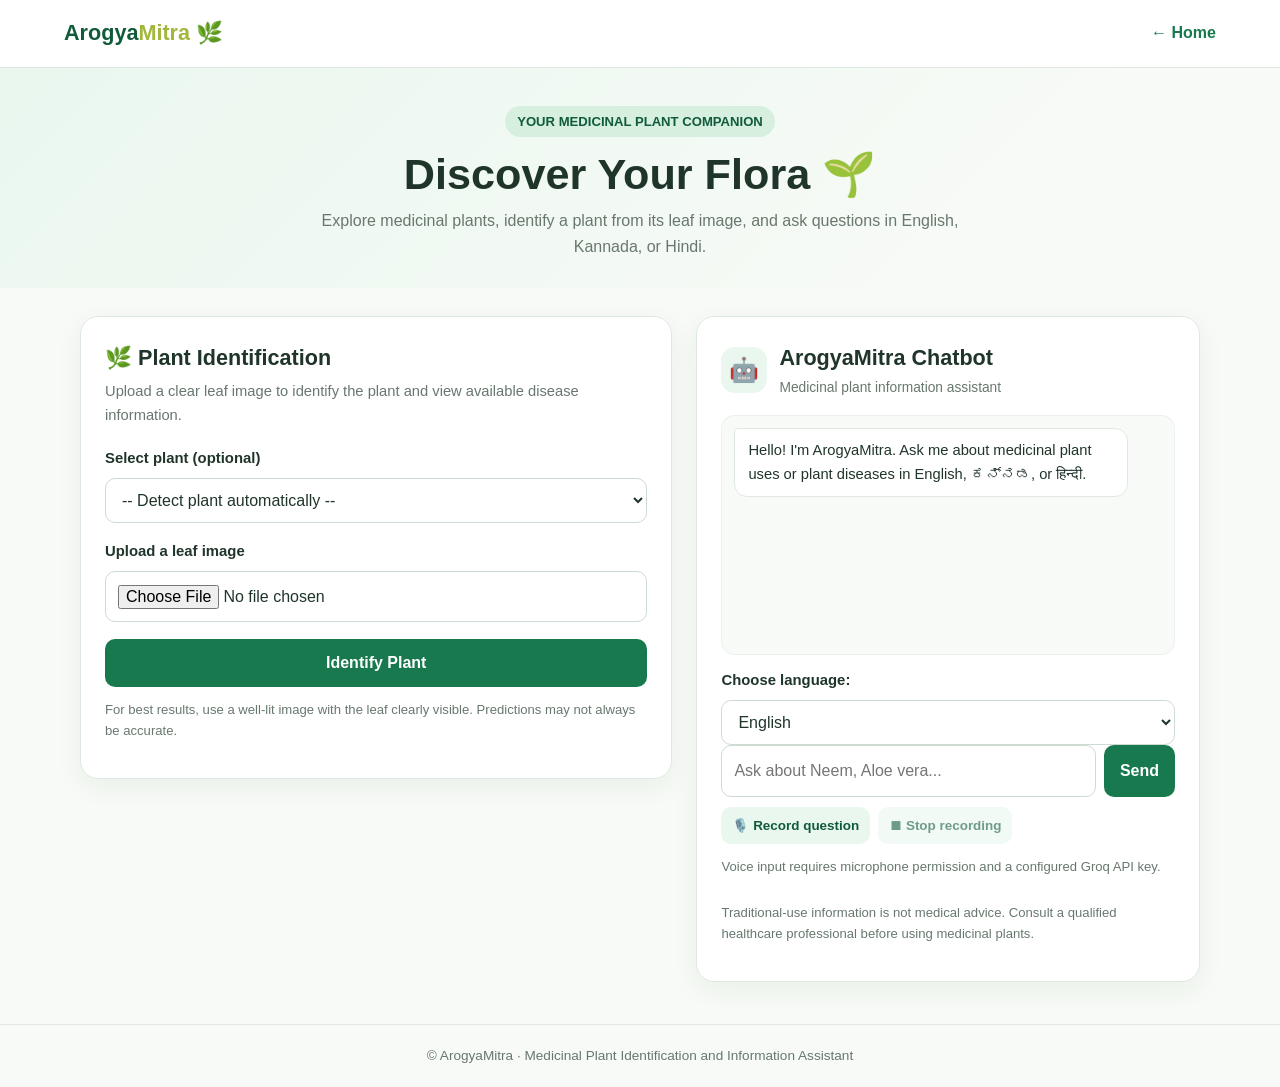
<file: templates/index.html>
<!DOCTYPE html>
<html lang="en">
<head>
    <meta charset="UTF-8">
    <meta name="viewport" content="width=device-width, initial-scale=1.0">
    <title>ArogyaMitra | Medicinal Plant Assistant</title>


    <style>
        :root {
            --green: #18794e;
            --green-dark: #105b3a;
            --green-light: #e9f7ef;
            --cream: #f7faf6;
            --text: #20352a;
            --muted: #68786e;
            --border: #dfe9e1;
            --white: #ffffff;
            --danger: #b42318;
        }

        * { box-sizing: border-box; }

        body {
            margin: 0;
            font-family: -apple-system, BlinkMacSystemFont, "Segoe UI",
                         Roboto, Arial, sans-serif;
            color: var(--text);
            background: var(--cream);
            line-height: 1.6;
        }

        button, input, select, textarea { font: inherit; }

        button {
            cursor: pointer;
            border: 0;
            border-radius: 10px;
            padding: 11px 16px;
            font-weight: 600;
            transition: background .2s, transform .2s;
        }

        button:hover { transform: translateY(-1px); }
        button:disabled { opacity: .6; cursor: wait; transform: none; }

        .topbar {
            background: var(--white);
            border-bottom: 1px solid var(--border);
            padding: 16px 5%;
            display: flex;
            align-items: center;
            justify-content: space-between;
            gap: 16px;
        }

        .brand {
            color: var(--green-dark);
            font-size: 1.35rem;
            font-weight: 800;
            text-decoration: none;
        }

        .brand span { color: #a1b83d; }

        .top-link {
            text-decoration: none;
            color: var(--green);
            font-weight: 650;
        }

        .hero {
            padding: 38px 20px 28px;
            text-align: center;
            background: linear-gradient(135deg, #e9f7ef, #f7faf6 75%);
        }

        .eyebrow {
            display: inline-block;
            padding: 5px 12px;
            background: #d6efdf;
            color: var(--green-dark);
            border-radius: 30px;
            font-size: .82rem;
            font-weight: 700;
        }

        .hero h1 {
            margin: 12px 0 8px;
            font-size: clamp(1.8rem, 4vw, 2.7rem);
            line-height: 1.2;
        }

        .hero p {
            max-width: 650px;
            margin: 0 auto;
            color: var(--muted);
        }

        .layout {
            width: min(1120px, 92%);
            margin: 28px auto 42px;
            display: grid;
            grid-template-columns: minmax(0, 1fr) minmax(300px, .85fr);
            gap: 24px;
            align-items: start;
        }

        .card {
            background: var(--white);
            border: 1px solid var(--border);
            border-radius: 18px;
            padding: 24px;
            box-shadow: 0 8px 28px rgba(27, 70, 43, .055);
            min-width: 0;
        }

        .card h2 {
            margin: 0 0 5px;
            font-size: 1.35rem;
        }

        .subtext {
            color: var(--muted);
            font-size: .92rem;
            margin: 0 0 20px;
        }

        .field { margin-bottom: 17px; }

        label {
            display: block;
            margin-bottom: 7px;
            font-weight: 650;
            font-size: .93rem;
        }

        select, input[type="file"], input[type="text"], textarea {
            width: 100%;
            border: 1px solid #cedbd1;
            border-radius: 10px;
            padding: 12px;
            background: white;
            color: var(--text);
        }

        input:focus, select:focus, textarea:focus {
            outline: 3px solid rgba(24, 121, 78, .13);
            border-color: var(--green);
        }

        .primary {
            background: var(--green);
            color: white;
        }

        .primary:hover { background: var(--green-dark); }

        .secondary {
            background: var(--green-light);
            color: var(--green-dark);
        }

        .full { width: 100%; }

        .preview-wrap {
            display: none;
            margin: 14px 0;
            padding: 10px;
            background: #f7faf6;
            border: 1px dashed var(--border);
            border-radius: 12px;
        }

        #imagePreview {
            display: block;
            width: 100%;
            max-height: 260px;
            object-fit: contain;
            border-radius: 8px;
        }

        .status {
            display: none;
            margin-top: 15px;
            padding: 12px 14px;
            border-radius: 10px;
            font-size: .92rem;
            overflow-wrap: anywhere;
        }

        .status.info { display: block; background: #edf5ff; color: #214e80; }
        .status.success { display: block; background: #e9f7ef; color: #155b37; }
        .status.error { display: block; background: #fff0ef; color: var(--danger); }

        .results {
            display: none;
            margin-top: 20px;
            border-top: 1px solid var(--border);
            padding-top: 18px;
        }

        .results h3 { margin: 0 0 12px; color: var(--green-dark); }

        .result-item {
            padding: 12px 0;
            border-bottom: 1px solid #edf1ed;
            overflow-wrap: anywhere;
        }

        .result-item:last-child { border-bottom: 0; }
        .result-label { color: var(--muted); font-size: .84rem; }
        .result-value { font-weight: 600; white-space: pre-wrap; }

        .chat-card {
            display: flex;
            flex-direction: column;
            min-height: 470px;
        }

        .chat-heading {
            display: flex;
            align-items: center;
            gap: 12px;
            margin-bottom: 16px;
        }

        .bot-icon {
            display: grid;
            place-items: center;
            width: 46px;
            height: 46px;
            flex: 0 0 46px;
            background: var(--green-light);
            border-radius: 14px;
            font-size: 1.5rem;
        }

        .chat-heading h2 { margin: 0; }
        .chat-heading p { margin: 2px 0 0; color: var(--muted); font-size: .86rem; }

        .chat-messages {
            flex: 1;
            min-height: 240px;
            max-height: 430px;
            overflow-y: auto;
            padding: 12px;
            background: #f7faf6;
            border: 1px solid #edf1ed;
            border-radius: 13px;
            margin-bottom: 14px;
        }

        .message {
            max-width: 92%;
            padding: 10px 13px;
            margin-bottom: 10px;
            border-radius: 13px;
            white-space: pre-wrap;
            overflow-wrap: anywhere;
            font-size: .92rem;
        }

        .message.bot {
            background: white;
            border: 1px solid var(--border);
            border-top-left-radius: 4px;
        }

        .message.user {
            margin-left: auto;
            background: var(--green);
            color: white;
            border-top-right-radius: 4px;
        }

        .chat-form {
            display: flex;
            gap: 8px;
            align-items: stretch;
        }

        .chat-form input { min-width: 0; flex: 1; }
        .chat-form button { flex-shrink: 0; }

        .chat-tools {
            display: flex;
            gap: 8px;
            flex-wrap: wrap;
            margin-top: 10px;
        }

        .chat-tools button { font-size: .84rem; padding: 8px 11px; }

        .hint {
            color: var(--muted);
            font-size: .82rem;
            margin-top: 12px;
        }

        footer {
            text-align: center;
            color: var(--muted);
            padding: 20px;
            border-top: 1px solid var(--border);
            font-size: .85rem;
        }

        @media (max-width: 780px) {
            .layout { grid-template-columns: 1fr; width: min(560px, 92%); }
            .card { padding: 19px; }
            .chat-card { min-height: 420px; }
            .hero { padding-top: 30px; }
        }

        @media (max-width: 420px) {
            .topbar { padding: 13px 4%; }
            .brand { font-size: 1.1rem; }
            .chat-form { flex-wrap: wrap; }
            .chat-form input { flex-basis: 100%; }
            .chat-form button { flex: 1; }
        }
    </style>
</head>

<body>
    <header class="topbar">
        <a class="brand" href="/">Arogya<span>Mitra</span> 🌿</a>
        <a class="top-link" href="/">← Home</a>
    </header>

    <section class="hero">
        <span class="eyebrow">YOUR MEDICINAL PLANT COMPANION</span>
        <h1>Discover Your Flora 🌱</h1>
        <p>Explore medicinal plants, identify a plant from its leaf image, and ask questions in English, Kannada, or Hindi.</p>
    </section>

    <main class="layout">
        <section class="card">
            <h2>🌿 Plant Identification</h2>
            <p class="subtext">Upload a clear leaf image to identify the plant and view available disease information.</p>

            <form id="predictionForm">
                <div class="field">
                    <label for="plant">Select plant (optional)</label>
                    <select id="plant" name="plant">
                        <option value="">-- Detect plant automatically --</option>
                        <option value="Aloevera">Aloevera</option>
                        <option value="Basale">Basale</option>
                        <option value="Betel">Betel</option>
                        <option value="Castor">Castor</option>
                        <option value="Gauva">Guava</option>
                        <option value="Jasmine">Jasmine</option>
                        <option value="Lemon">Lemon</option>
                        <option value="Mango">Mango</option>
                        <option value="Neem">Neem</option>
                        <option value="Pappaya">Papaya</option>
                        <option value="Rose">Rose</option>
                    </select>
                </div>

                <div class="field">
                    <label for="image">Upload a leaf image</label>
                    <input id="image" name="image" type="file" accept="image/*" capture="environment" required>
                </div>

                <div class="preview-wrap" id="previewWrap">
                    <img id="imagePreview" alt="Selected leaf image preview">
                </div>

                <button class="primary full" id="predictButton" type="submit">Identify Plant</button>
            </form>

            <div id="predictionStatus" class="status" role="status" aria-live="polite"></div>

            <section id="results" class="results" aria-live="polite">
                <h3>🌱 Identification Results</h3>
                <div id="resultItems"></div>
            </section>

            <p class="hint">For best results, use a well-lit image with the leaf clearly visible. Predictions may not always be accurate.</p>
        </section>

        <section class="card chat-card">
            <div class="chat-heading">
                <div class="bot-icon">🤖</div>
                <div>
                    <h2>ArogyaMitra Chatbot</h2>
                    <p>Medicinal plant information assistant</p>
                </div>
            </div>

            <div class="chat-messages" id="chatMessages" role="log" aria-live="polite">
                <div class="message bot">Hello! I'm ArogyaMitra. Ask me about medicinal plant uses or plant diseases in English, ಕನ್ನಡ, or हिन्दी.</div>
            </div>


<div class="chat-language">
    <label for="chatLanguage">Choose language:</label>
    <select id="chatLanguage" aria-label="Choose chatbot language">
        <option value="en-IN">English</option>
        <option value="kn-IN">ಕನ್ನಡ (Kannada)</option>
        <option value="hi-IN">हिन्दी (Hindi)</option>
    </select>
</div>

<form id="chatForm" class="chat-form">
    <input id="chatInput" type="text"
           placeholder="Ask about Neem, Aloe vera..."
           autocomplete="off" required
           aria-label="Your question">
    <button class="primary" id="sendButton" type="submit">
        Send
    </button>
</form>



            <div class="chat-tools">
                <button type="button" class="secondary" id="recordButton">🎙️ Record question</button>
                <button type="button" class="secondary" id="stopButton" disabled>⏹ Stop recording</button>
            </div>

            <p class="hint" id="voiceStatus" role="status" aria-live="polite">Voice input requires microphone permission and a configured Groq API key.</p>
            <p class="hint">Traditional-use information is not medical advice. Consult a qualified healthcare professional before using medicinal plants.</p>
        </section>
    </main>

    <footer>© ArogyaMitra · Medicinal Plant Identification and Information Assistant</footer>

    <script>
        const predictionForm = document.getElementById("predictionForm");
        const imageInput = document.getElementById("image");
        const previewWrap = document.getElementById("previewWrap");
        const imagePreview = document.getElementById("imagePreview");
        const predictionStatus = document.getElementById("predictionStatus");
        const results = document.getElementById("results");
        const resultItems = document.getElementById("resultItems");
        const predictButton = document.getElementById("predictButton");

        function showStatus(element, message, type) {
            element.textContent = message;
            element.className = "status " + type;
        }

        imageInput.addEventListener("change", () => {
            const file = imageInput.files[0];

            if (!file) {
                previewWrap.style.display = "none";
                imagePreview.removeAttribute("src");
                return;
            }

            if (!file.type.startsWith("image/")) {
                imageInput.value = "";
                previewWrap.style.display = "none";
                showStatus(predictionStatus, "Please choose a valid image file.", "error");
                return;
            }

            imagePreview.src = URL.createObjectURL(file);
            previewWrap.style.display = "block";
            predictionStatus.className = "status";
            results.style.display = "none";
        });

        function addResult(label, value) {
            if (value === undefined || value === null || value === "") return;

            const item = document.createElement("div");
            item.className = "result-item";

            const title = document.createElement("div");
            title.className = "result-label";
            title.textContent = label;

            const content = document.createElement("div");
            content.className = "result-value";
            content.textContent = String(value);

            item.append(title, content);
            resultItems.appendChild(item);
        }

        predictionForm.addEventListener("submit", async (event) => {
            event.preventDefault();

            const file = imageInput.files[0];
            if (!file) {
                showStatus(predictionStatus, "Please select a leaf image first.", "error");
                return;
            }

            const formData = new FormData();
            formData.append("image", file);
            formData.append("plant", document.getElementById("plant").value);

            predictButton.disabled = true;
            predictButton.textContent = "Identifying...";
            results.style.display = "none";
            showStatus(predictionStatus, "Analyzing your image. Please wait...", "info");

            try {
                const response = await fetch("/predict", {
                    method: "POST",
                    body: formData
                });

                const data = await response.json();

                if (!response.ok) {
                    throw new Error(data.error || "Plant prediction failed.");
                }

                resultItems.replaceChildren();
                addResult("Selected / identified plant", data.plant);
                addResult("Model-detected plant", data.detected_plant);
                addResult("Plant confidence", data.plant_confidence);
                addResult("Traditional uses", data.uses);
                addResult("Disease status", data.disease_status);
                addResult("Disease detected", data.disease);
                addResult("Disease confidence", data.disease_confidence);
                addResult("Disease details", data.disease_details);
                addResult("Suggested care", data.disease_solution);

                results.style.display = "block";
                showStatus(predictionStatus, "Analysis complete.", "success");
            } catch (error) {
                showStatus(predictionStatus, error.message || "Unable to analyze the image.", "error");
            } finally {
                predictButton.disabled = false;
                predictButton.textContent = "Identify Plant";
            }
        });

        const chatForm = document.getElementById("chatForm");
        const chatInput = document.getElementById("chatInput");
        const chatMessages = document.getElementById("chatMessages");
        const sendButton = document.getElementById("sendButton");

        function appendMessage(message, sender) {
            const element = document.createElement("div");
            element.className = "message " + sender;
            element.textContent = message;
            chatMessages.appendChild(element);
            chatMessages.scrollTop = chatMessages.scrollHeight;
            return element;
        }

        async function askChatbot(question) {
            appendMessage(question, "user");
            sendButton.disabled = true;
            sendButton.textContent = "Sending...";

            const waiting = appendMessage("Thinking...", "bot");

            try {
                const response = await fetch("/chat", {
                    method: "POST",
                    headers: { "Content-Type": "application/json" },
                    body: JSON.stringify({ msg: question , language: document.getElementById("chatLanguage").value })
                });

                const data = await response.json();
                waiting.textContent = data.response || data.error || "No response received.";

                if (!response.ok && !data.response) {
                    waiting.textContent = data.error || "Unable to get a response.";
                }
            } catch (error) {
                waiting.textContent = "Could not connect to the chatbot. Please check that the Flask server is running.";
            } finally {
                sendButton.disabled = false;
                sendButton.textContent = "Send";
                chatMessages.scrollTop = chatMessages.scrollHeight;
            }
        }

        chatForm.addEventListener("submit", async (event) => {
            event.preventDefault();
            const question = chatInput.value.trim();
            if (!question) return;

            chatInput.value = "";
            await askChatbot(question);
        });

        // Optional voice input using the existing /transcribe endpoint.
        const recordButton = document.getElementById("recordButton");
        const stopButton = document.getElementById("stopButton");
        const voiceStatus = document.getElementById("voiceStatus");
        let mediaRecorder = null;
        let recordedChunks = [];
        let microphoneStream = null;

        recordButton.addEventListener("click", async () => {
            if (!navigator.mediaDevices || !navigator.mediaDevices.getUserMedia || !window.MediaRecorder) {
                voiceStatus.textContent = "Voice recording is not supported in this browser.";
                return;
            }

            try {
                microphoneStream = await navigator.mediaDevices.getUserMedia({ audio: true });
                recordedChunks = [];

                let options = {};
                if (MediaRecorder.isTypeSupported("audio/webm;codecs=opus")) {
                    options.mimeType = "audio/webm;codecs=opus";
                }

                mediaRecorder = new MediaRecorder(microphoneStream, options);

                mediaRecorder.addEventListener("dataavailable", (event) => {
                    if (event.data && event.data.size > 0) recordedChunks.push(event.data);
                });

                mediaRecorder.addEventListener("stop", async () => {
                    microphoneStream.getTracks().forEach(track => track.stop());
                    microphoneStream = null;

                    const audioBlob = new Blob(recordedChunks, {
                        type: mediaRecorder.mimeType || "audio/webm"
                    });

                    if (!audioBlob.size) {
                        voiceStatus.textContent = "No audio was recorded. Please try again.";
                        return;
                    }

                    voiceStatus.textContent = "Transcribing your question...";

                    const audioData = new FormData();
                    const extension = audioBlob.type.includes("mp4") ? "mp4" : "webm";
                    audioData.append("audio", audioBlob, "question." + extension);


const selectedLanguage = document.getElementById("chatLanguage").value;

const languageMap = {
    "en-IN": "en-IN",
    "kn-IN": "kn-IN",
    "hi-IN": "hi-IN"
};

audioData.append("language", languageMap[selectedLanguage] || "en-IN");



audioData.append("language", languageMap[selectedLanguage] || "en-IN");

                    try {
                        const response = await fetch("/transcribe", {
                            method: "POST",
                            body: audioData
                        });

                        const data = await response.json();

                        if (!response.ok) {
                            throw new Error(data.error || "Transcription failed.");
                        }

                        chatInput.value = data.text || "";
                        voiceStatus.textContent = data.text
                            ? "Transcription complete. Review your question and press Send."
                            : "No speech was detected. Please try again.";
                        chatInput.focus();
                    } catch (error) {
                        voiceStatus.textContent = error.message || "Voice transcription failed.";
                    }
                });

                mediaRecorder.start();
                recordButton.disabled = true;
                stopButton.disabled = false;
                voiceStatus.textContent = "Recording... Speak clearly, then press Stop recording.";
            } catch (error) {
                voiceStatus.textContent = "Could not access your microphone. Allow microphone permission and try again.";
            }
        });

        stopButton.addEventListener("click", () => {
            if (mediaRecorder && mediaRecorder.state === "recording") {
                mediaRecorder.stop();
                recordButton.disabled = false;
                stopButton.disabled = true;
            }
        });
    </script>
</body>
</html>
</file>
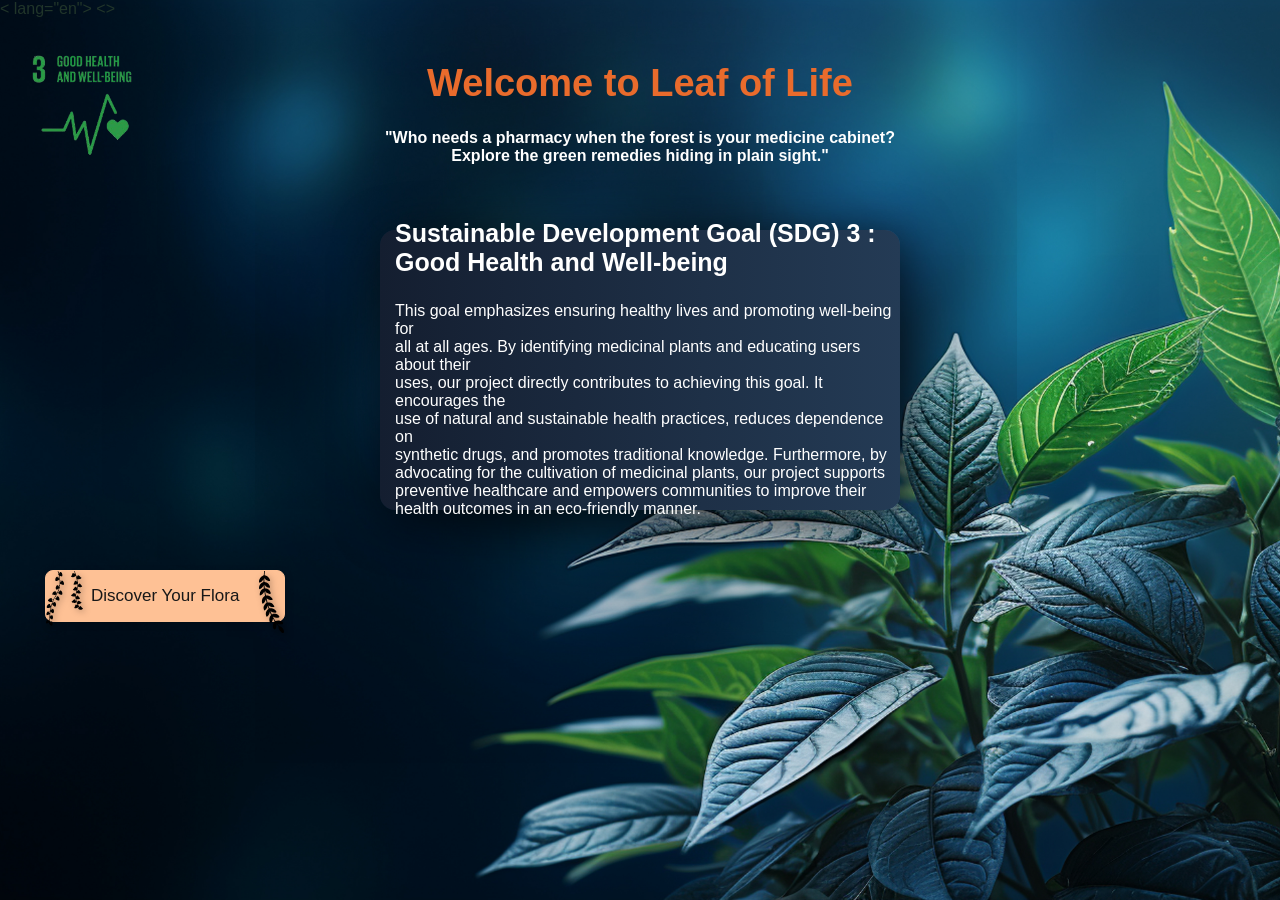
<file: templates/home.html>
<!DOCTYPE html>
< lang="en">
<head>
    <meta charset="UTF-8">
    <link rel="stylesheet" href="/static/css/demo-styles.css">
    <meta name="viewport" content="width=device-width, initial-scale=1.0">
    <title>Website with Background Image</title>
    <style>
        body {
            background-image: url('/static/images/bgof1.jpg');
            background-size: cover; /* Ensures the image covers the entire background */
            background-position: center; /* Centers the image */
            background-repeat: no-repeat; /* Prevents the image from repeating */
            height: 100vh; /* Ensures the body takes up the full viewport height */
            margin: 0; /* Removes default margin */
        }

        /* Style for the content container */
        .content {
            color: white;
            text-align: center;
            padding: 20px;
            font-family: Arial, sans-serif;
        }

        /* Aligning the paragraph text to the left */
        .content p {
            text-align: left; /* Aligns the text inside <p> tags to the left */
        }
    </style>
</head>

  <>

      <div style="position: relative;">
          <div style="position: absolute; left: 20px; top: 50%; transform: translateY(-50%);">
              <img src="/static/images/SDG3.png" alt="SDG 15 Life on Land" style="width: 130px; height: auto;">
          </div>
          <div class="content" style="text-align: center;">
              <h1>Welcome to Leaf of Life</h1>
              <h4>"Who needs a pharmacy when the forest is your medicine cabinet?<br> Explore the green remedies hiding in plain sight."</h4>
          </div>
      </div>





<div class="card">
     <p class="time-text"><span>Sustainable Development Goal (SDG) 3 : Good Health and Well-being</span><span class="time-sub-text"></span></p>


     <p class="day-text">This goal emphasizes ensuring healthy lives and promoting well-being for<br> all at all ages. By identifying medicinal plants and educating users about their<br> uses, our project directly contributes to achieving this goal. It encourages the<br> use of natural and sustainable health practices, reduces dependence on<br> synthetic drugs, and promotes traditional knowledge. Furthermore, by<br> advocating for the cultivation of medicinal plants, our project supports<br> preventive healthcare and empowers communities to improve their<br> health outcomes in an eco-friendly manner.</p>

     </div>
     <br>
     <br>



<script>
    function openIndex() {
        window.location.href = "{{ url_for('index') }}";
    }
</script>

<button onclick="openIndex()">
  Discover Your Flora
     <div class="icon-1">
       <svg
         xmlns:xlink="http://www.w3.org/1999/xlink"
         viewBox="0 0 26.3 65.33"
         style="shape-rendering:geometricPrecision; text-rendering:geometricPrecision; image-rendering:optimizeQuality; fill-rule:evenodd; clip-rule:evenodd"
         version="1.1"
         xml:space="preserve"
         xmlns="http://www.w3.org/2000/svg"
       >
         <defs></defs>
         <g id="Layer_x0020_1">
           <metadata id="CorelCorpID_0Corel-Layer"></metadata>
           <path
             d="M13.98 52.87c0.37,-0.8 0.6,-1.74 0.67,-2.74 1.01,1.1 2.23,2.68 1.24,3.87 -0.22,0.26 -0.41,0.61 -0.59,0.97 -2.95,5.89 3.44,10.87 2.98,0.78 0.29,0.23 0.73,0.82 1.03,1.18 0.33,0.4 0.7,0.77 1,1.15 0.29,0.64 -0.09,2.68 1.77,4.91 5.42,6.5 5.67,-2.38 0.47,-4.62 -0.41,-0.18 -0.95,-0.26 -1.28,-0.54 -0.5,-0.41 -1.23,-1.37 -1.66,-1.9 0.03,-0.43 -0.17,-0.13 0.11,-0.33 4.98,1.72 8.4,-1.04 2.38,-3.16 -1.98,-0.7 -2.9,-0.36 -4.72,0.16 -0.63,-0.58 -2.38,-3.82 -2.82,-4.76 1.21,0.56 1.72,1.17 3.47,1.3 6.5,0.5 2.31,-4.21 -2.07,-4.04 -1.12,0.04 -1.62,0.37 -2.49,0.62l-1.25 -3.11c0.03,-0.26 0.01,-0.18 0.1,-0.28 1.35,0.86 1.43,1 3.25,1.45 2.35,0.15 3.91,-0.15 1.75,-2.4 -1.22,-1.27 -2.43,-2.04 -4.22,-2.23l-2.08 0.13c-0.35,-0.58 -0.99,-2.59 -1.12,-3.3l-0.01 -0.01 -0 -0 -0 -0 -0 -0 -0 -0 -0 -0 -0 -0 -0 -0 -0 -0 -0 -0 -0 -0 -0 -0 -0 -0 -0 -0 -0 -0 -0 -0c-0.24,-0.36 1.88,1.31 2.58,1.57 1.32,0.49 2.6,0.33 3.82,0 -0.37,-1.08 -1.17,-2.31 -2.13,-3.11 -1.79,-1.51 -3.07,-1.41 -5.22,-1.38l-0.93 -4.07c0.41,-0.57 1.41,0.9 2.82,1.36 0.96,0.31 1.94,0.41 3,0.14 2,-0.52 -2.25,-4.4 -4.53,-4.71 -0.7,-0.1 -1.23,-0.04 -1.92,-0.03 -0.46,-0.82 -0.68,-3.61 -0.92,-4.74 0.8,0.88 1.15,1.54 2.25,2.23 0.8,0.5 1.58,0.78 2.57,0.85 2.54,0.18 -0.1,-3.47 -0.87,-4.24 -1.05,-1.05 -2.34,-1.59 -4.32,-1.78l-0.33 -3.49c0.83,0.67 1.15,1.48 2.3,2.16 1.07,0.63 2.02,0.89 3.58,0.79 0.15,-1.34 -1.07,-3.39 -2.03,-4.3 -1.05,-0.99 -2.08,-1.47 -3.91,-1.68l-0.07 -3.27 0.32 -0.65c0.44,0.88 1.4,1.74 2.24,2.22 0.69,0.39 2.4,1.1 3.44,0.67 0.31,-1.92 -1.84,-4.49 -3.5,-5.29 -0.81,-0.39 -1.61,-0.41 -2.18,-0.68 -0.12,-1.28 0.27,-3.23 0.37,-4.55l-0.89 0c-0.06,1.28 -0.35,3.12 -0.34,4.31 -0.44,0.45 -0.37,0.42 -0.96,0.64 -3.88,1.49 -4.86,6.38 -3.65,7.34 1.42,-0.31 3.69,-2.14 4.16,-3.66 0.23,0.5 0.1,2.36 0.05,3.05 -1.23,0.4 -2.19,1.05 -2.92,1.82 -1.17,1.24 -2.36,4.04 -1.42,5.69 1.52,0.09 4.07,-2.49 4.49,-4.07l0.29 3.18c-2.81,0.96 -5.01,3.68 -4.18,7.43 2.06,-0.09 3.78,-2.56 4.66,-4.15 0.23,1.45 0.67,3.06 0.74,4.52 -1.26,0.93 -2.37,1.8 -2.97,3.55 -0.48,1.4 -0.49,3.72 0.19,4.55 0.59,0.71 2.06,-1.17 2.42,-1.67 1,-1.35 0.81,-1.92 1.29,-2.46l0.7 3.44c-0.49,0.45 -0.94,0.55 -1.5,1.19 -1.93,2.23 -2.14,4.33 -1.01,6.92 0.72,0.09 2.04,-1.4 2.49,-2.06 0.65,-0.95 0.79,-1.68 1.14,-2.88l0.97 2.92c-0.2,0.55 -1.84,1.32 -2.6,3.62 -0.54,1.62 -0.37,3.86 0.67,4.93 0.58,-0.09 1.85,-1.61 2.2,-2.19 0.66,-1.09 0.66,-1.64 1,-2.93l1.32 3.18c-0.23,0.72 -1.63,1.72 -1.82,4.18 -0.17,2.16 1.11,6.88 3.13,2.46zm-4.09 -16.89l-0 -0 -0 -0 -0 -0 -0 -0 -0 -0 -0 -0 -0 -0 -0 -0 -0 -0 -0 -0 -0 -0 -0 -0 -0 -0 -0 -0 0.01 0.01z"
             class="fil0"
           ></path>
         </g>
       </svg>
     </div>
     <div class="icon-2">
       <svg
         xmlns:xlink="http://www.w3.org/1999/xlink"
         viewBox="0 0 11.67 37.63"
         style="shape-rendering:geometricPrecision; text-rendering:geometricPrecision; image-rendering:optimizeQuality; fill-rule:evenodd; clip-rule:evenodd"
         version="1.1"
         xml:space="preserve"
         xmlns="http://www.w3.org/2000/svg"
       >
         <defs></defs>
         <g id="Layer_x0020_1">
           <metadata id="CorelCorpID_0Corel-Layer"></metadata>
           <path
             d="M7.63 35.26c-0.02,0.13 0.01,0.05 -0.06,0.14 -0,0 -0.08,0.07 -0.11,0.1 -0.42,0.25 -0.55,0.94 -0.23,1.4 0.68,0.95 2.66,0.91 3.75,0.21 0.2,-0.13 0.47,-0.3 0.57,-0.49 0.09,-0.02 0.04,0.03 0.11,-0.07l-1.35 -1.24c-0.78,-0.78 -1.25,-1.9 -2.07,-0.62 -0.11,0.18 -0.06,0.16 -0.22,0.26 -0.4,-0.72 -0.95,-1.79 -1.26,-2.59 0.82,0.02 1.57,-0.12 2.16,-0.45 0.49,-0.27 1.15,-0.89 1.33,-1.4 0.1,-0.06 0.02,0.01 0.06,-0.1 -0.24,-0.16 -0.87,-0.37 -1.19,-0.52 -0.4,-0.19 -0.73,-0.39 -1.09,-0.62 -0.25,-0.16 -0.85,-0.6 -1.18,-0.3 -0.35,0.32 -0.32,0.83 -0.53,1.17 -0.71,-0.3 -0.55,-0.26 -0.84,-1.22 -0.15,-0.5 -0.31,-1.12 -0.41,-1.66l0.03 -0.13c0.56,0.23 1.28,0.37 1.99,0.28 0.56,-0.07 1.33,-0.42 1.62,-0.71l0.1 -0.1c-0.74,-0.68 -1.09,-1.2 -1.65,-1.99 -1.09,-1.52 -1.2,-0.28 -1.92,0.17 -0.26,-0.79 -0.73,0.2 -0.12,-2.76 0.06,-0.3 0.19,-0.7 0.2,-0.98 0.18,0.08 0.01,-0.01 0.11,0.08 0.05,0.05 0.07,0.07 0.1,0.12 0.94,1.17 3.63,0.82 4.21,0.01 0.13,-0.02 0.06,0.03 0.1,-0.1 -1.14,-0.81 -1.91,-2.89 -2.58,-2.67 -0.29,0.09 -0.78,0.63 -0.93,0.87 -0.54,-0.48 -0.36,-0.63 -0.38,-0.81 0.01,-0.01 0.03,-0.04 0.03,-0.03 0.01,0.02 0.36,-0.35 0.45,-0.6 0.13,-0.35 0.04,-0.65 -0.05,-0.95 0.06,-0.41 0.33,-1.33 0.28,-1.71 0.22,-0.05 0.19,0.05 0.45,0.17 0.47,0.23 1.17,0.33 1.7,0.32 0.62,-0 1.74,-0.39 1.94,-0.75 0.14,-0.02 0.05,0.06 0.13,-0.09 -1.05,-1.1 -0.7,-0.64 -1.62,-1.92 -0.58,-0.81 -0.9,-1.27 -1.9,0.12 -0.44,-0.5 -0.64,-0.69 -0.66,-1.24 0.02,-0.31 0.15,-0.36 0.08,-0.73 -0.04,-0.24 -0.14,-0.41 -0.29,-0.59l-0.47 -2.54c0.09,-0.14 -0.09,-0.1 0.2,-0.05 0.06,0.01 0.19,0.05 0.3,0.07 0.54,0.09 1.47,0.01 1.95,-0.15 0.57,-0.19 1.53,-0.8 1.68,-1.18 0.16,-0.07 0.05,0.02 0.15,-0.13 -0.12,-0.15 -0.95,-0.65 -1.15,-0.8 -1.43,-1.08 -2.21,-2.77 -3.16,-0.38 -0.2,-0.1 -0.75,-0.55 -0.83,-0.74 -0.15,-0.35 -0.21,-0.81 -0.37,-1.15l-0.1 -0.25c-0.03,-0.3 -0.44,-1.33 -0.57,-1.64 -0.2,-0.51 -0.47,-1.09 -0.64,-1.6l-0.55 0c0.14,0.42 0.36,0.84 0.53,1.28 0.12,0.3 0.19,0.35 0.06,0.66l-0.21 0.52c-0.01,0.01 -0.01,0.02 -0.02,0.03 -0.06,0.1 -0.03,0.05 -0.06,0.09 -1.44,-1.03 -1.66,-0.73 -2.07,0.46 -0.16,0.46 -0.3,0.93 -0.5,1.36l-0.64 1.28c0.06,0.07 -0,0.03 0.1,0.03 0.05,0.05 0.02,0.03 0.1,0.08l0.49 0.14c0.23,0.05 0.44,0.09 0.66,0.1 0.55,0.04 0.94,-0.06 1.35,-0.19 0.54,-0.18 1.09,-0.44 1.5,-0.82 0.15,-0.14 0.24,-0.3 0.4,-0.41l0.46 1.66c0.03,0.74 -0.09,0.6 0.27,1.21 0.01,0.01 0.01,0.02 0.02,0.03 0.01,0.01 0.01,0.02 0.02,0.04l0.07 0.11c-0.02,0.22 0.19,1.01 0.24,1.29 0.09,0.46 -0.21,0.79 -0.3,1.2 -0.55,-0.23 -1.25,-1.06 -1.66,-0.23 -0.12,0.25 -0.17,0.36 -0.26,0.62 -0.33,1.01 -0.63,1.61 -1.06,2.43l0.12 0.04 0.23 0.11c0.06,0.02 0.17,0.04 0.25,0.06 0.17,0.04 0.34,0.08 0.52,0.09 0.29,0.02 0.93,0.07 1.12,-0.13 0.42,0.01 1.24,-0.49 1.51,-0.71 0.01,0.01 0.03,0 0.04,0.02l0.09 0.06c-0.04,0.29 0.02,0.41 0.03,0.7l-0.05 1.41c-0.06,1.12 -0.29,1.06 -0.76,1.69 -0.08,-0.07 -0.03,-0.01 -0.11,-0.11 -0.03,-0.03 -0.06,-0.08 -0.09,-0.11 -0.2,-0.25 -0.38,-0.54 -0.7,-0.69 -0.7,-0.32 -1.52,1.73 -2.82,2.61 0.04,0.2 -0.01,0.06 0.1,0.11 0.25,0.3 1,0.67 1.5,0.78 0.35,0.08 0.71,0.08 1.09,0.05 0.25,-0.02 0.82,-0.16 0.92,-0.13 -0.16,0.69 -0.35,1.35 -0.52,2.03 -0.25,1 -0.03,0.77 -0.98,1.53 -0.3,-0.31 -0.33,-0.77 -0.77,-1.02 -0.42,-0.25 -0.91,0.35 -1.12,0.55 -0.33,0.32 -0.58,0.6 -0.97,0.89 -0.19,0.14 -0.34,0.26 -0.53,0.4 -0.14,0.11 -0.43,0.29 -0.53,0.4 0.1,0.15 -0.02,0.06 0.15,0.13 0.09,0.22 0.35,0.38 0.54,0.52 0.22,0.16 0.43,0.29 0.69,0.39 0.43,0.17 1.32,0.31 1.87,0.23l0.23 -0.05c0.01,-0 0.03,-0.02 0.04,-0.02 0.01,-0 0.02,-0.01 0.03,-0.02 0.32,0.05 0.52,-0.18 0.79,-0.24l-0.02 0.66c0,0.77 -0.24,0.75 0.16,1.51l0.04 0.07c0,0.01 0.01,0.03 0.02,0.04 -0.05,0.35 0.18,1.03 0.24,1.4 -0.23,0.18 -0.34,0.33 -0.51,0.41 -0.75,-1.17 -0.82,-1.52 -1.92,-0.43 -0.32,0.31 -0.59,0.57 -0.95,0.86 -0.23,0.19 -0.95,0.65 -1.05,0.81l0.13 0.1c0.88,1.15 3.14,1.5 4.1,0.82 0.47,-0.34 0.54,-0.56 0.52,-1.34l0.67 1.84c0.03,0.16 0.06,0.28 0.12,0.42 0.03,0.06 0.05,0.12 0.09,0.17 0.1,0.15 0.03,0.06 0.13,0.14 -0,0.29 0.14,0.22 0.06,0.56 -0.03,0.13 -0.14,0.43 -0.19,0.53 -1.94,-1.27 -1.57,-0.02 -2.28,1.76 -0.16,0.41 -0.37,0.77 -0.53,1.2 0.09,0.08 0.01,0.03 0.15,0.03 0.29,0.33 1.66,0.28 2.36,-0.01 0.48,-0.2 0.96,-0.46 1.3,-0.82 0.15,-0.16 0.16,-0.3 0.38,-0.33 0.14,0.08 0.17,0.19 0.27,0.36zm-3.62 -12.85c0.13,-0.01 0.31,-0.15 0.55,-0.19 -0.01,0.45 0.02,0.74 -0.34,0.45 -0.06,-0.05 -0.09,-0.06 -0.12,-0.09 -0.09,-0.1 -0.04,-0.01 -0.09,-0.17zm1.92 -12.29l-0.04 0.13c-0.07,-0.02 -0.17,-0.02 -0.21,-0.03 -0.27,-0.08 -0.09,0.04 -0.16,-0.16 0.12,-0.08 0.18,-0.23 0.34,-0.35l0.08 0.4zm1.33 3.05l-0.4 0.17c-0,-0.08 -0,-0.15 -0.02,-0.23 -0.02,-0.09 -0.03,-0.07 -0.05,-0.11l0.07 -0.16c0.21,0.11 0.28,0.16 0.4,0.32zm-1.54 6.48l0.16 -0.51c0.17,0.07 0.25,0.14 0.36,0.29l-0.52 0.22zm0.28 10.88l-0.09 -0.38 0.37 0.07c-0.02,0.1 -0.03,0.13 -0.09,0.19 -0.13,0.15 0.01,0.06 -0.19,0.12zm-1.05 -5.97c0.06,0.12 0.16,0.16 0.26,0.23 -0.09,0.14 -0.22,0.18 -0.37,0.21 -0,-0.02 -0.02,-0.27 -0.02,-0.27 0.04,-0.19 -0.06,-0.09 0.13,-0.16zm1.03 -8.01c-0.09,-0.02 -0.15,-0.02 -0.22,-0.07 -0.21,-0.13 -0.08,-0.02 -0.14,-0.18 0.15,-0.05 0.21,-0.15 0.45,-0.24l-0.08 0.48zm0.57 16.58l-0.45 -0c0.02,-0.18 0.12,-0.3 0.26,-0.42l0.18 0.42zm-1.45 -3.7l-0.19 -0.23c-0.06,-0.07 -0.1,-0.13 -0.17,-0.19 -0.24,-0.23 -0.29,-0.14 -0.36,-0.36l0.46 -0.19c0.07,0.14 0.25,0.78 0.26,0.97zm0.37 -23.67l-0.12 -0.57 0.54 0.21c-0.07,0.16 -0.27,0.31 -0.41,0.36zm-1.46 -3.02c-0.07,0.01 -0.19,-0.04 -0.3,-0.06 -0.04,-0.01 -0.14,-0.02 -0.18,-0.03 -0.15,-0.07 -0.06,0.04 -0.14,-0.13 0.11,-0.07 0.2,-0.27 0.37,-0.4 0.13,0.13 0.2,0.43 0.24,0.62z"
             class="fil0"
           ></path>
         </g>
       </svg>
     </div>
     <div class="icon-3">
       <svg
         xmlns:xlink="http://www.w3.org/1999/xlink"
         viewBox="0 0 25.29 76.92"
         style="shape-rendering:geometricPrecision; text-rendering:geometricPrecision; image-rendering:optimizeQuality; fill-rule:evenodd; clip-rule:evenodd"
         version="1.1"
         xml:space="preserve"
         xmlns="http://www.w3.org/2000/svg"
       >
         <defs></defs>
         <g id="Layer_x0020_1">
           <metadata id="CorelCorpID_0Corel-Layer"></metadata>
           <path
             d="M19.14 6.58c0.09,0.1 -0.02,0.03 0.17,0.15 0.04,0.03 0.19,0.09 0.27,0.13l0.16 0.02c0.12,0.14 0.02,0.06 0.22,0.18 0.63,0.37 1.81,0.52 2.51,0.53 0.42,-0.26 0.61,-1.58 0.55,-2.27 -0.11,-1.17 -1.02,-3.42 -2.17,-3.76 -0.84,-0.25 -1.19,0.02 -1.4,0.7 -0.03,0.1 -0.05,0.19 -0.09,0.28l-0.18 0.25c-0.18,-0.36 -0.77,-0.97 -1.2,-1.18 -0.64,-0.31 -0.36,-0.26 -0.84,-1.59l-0.75 0c0.2,0.63 0.44,1.27 0.61,1.92 0.17,0.64 0.47,1.46 0.58,2.05 -0.21,0.36 -0.43,0.5 -0.31,1.1 0.11,0.51 0.35,0.71 0.76,0.9 0.13,0.31 0.36,1.33 0.39,1.78 -0.68,0.24 -1.38,0.85 -1.62,1.43 -0.45,-0.47 -0.29,-1.59 -1.59,-1.22 -0.8,0.22 -1.09,0.8 -1.45,1.52 -0.58,1.18 -0.96,2.15 -0.6,3.58 0.04,0.17 0.13,0.4 0.19,0.55 0.11,0.29 0.09,0.34 0.35,0.44 1.74,-0.01 2.96,-0.82 4.13,-1.55 0.22,-0.13 0.65,-0.39 0.79,-0.62 0.74,-1.2 -0.74,-2.14 -1.7,-2.43 -0.01,-0.51 1.07,-0.87 1.7,-0.82 0.21,1.74 0.56,3.5 0.61,5.33 0.05,2.05 0.01,3.68 -0.08,5.71 -1.2,0.52 -0.99,0.65 -1.77,1.46 -0.39,-0.45 -0.22,-1.6 -1.59,-1.18 -0.79,0.24 -0.91,0.63 -1.42,1.55 -0.78,1.41 -0.95,2.66 -0.36,4.15 0.14,0.35 0.06,0.36 0.36,0.37 0.78,-0 1.47,-0.18 2.09,-0.43 0.51,-0.2 1.26,-0.76 1.69,-0.86 -0.18,0.3 -0.34,0.91 -0.48,1.25l-1.54 3.5c-1.75,0.08 -1.26,0.29 -2.27,0.59 0.1,-1.15 0.1,-1.69 -1.1,-1.78 -0.7,-0.05 -1.5,0.65 -1.91,0.96 -1.04,0.82 -1.93,1.81 -1.94,3.77 0.09,0.22 -0.03,0.09 0.18,0.11 0.24,0.36 1.4,0.49 1.94,0.58l0.19 -0.01 0.71 -0.01 0.08 -0.02 1.74 -0.17c0.25,0.04 0.03,-0.07 0.19,0.09l-2.62 4.74c-0.28,0.51 -0.56,1.2 -0.86,1.61 -0.44,-0.02 -0.69,-0.14 -1.18,-0.08 -0.38,0.04 -0.72,0.17 -1.08,0.22 0.1,-0.53 0.78,-1.5 -0.62,-1.96 -0.79,-0.26 -1.74,0.32 -2.33,0.6 -2.12,1.02 -2.81,3.28 -2.36,3.38 0.01,0.01 0.03,0.02 0.03,0.04l0.11 0.1c0.42,0.34 1.16,0.64 1.66,0.79 0.65,0.19 1.73,0.31 2.43,0.38 3,0.28 1.16,-2.8 1.09,-3.14 0.86,0.12 1.3,-0.05 1.81,0.56 -0.08,0.35 -0.53,1.2 -0.71,1.6 -0.74,1.61 -1.24,3.24 -1.73,4.96 -0.92,0.11 -1.11,0.44 -1.77,0.69 0.01,-1.08 0.1,-1.68 -1.14,-1.71 -0.55,-0.01 -0.8,0.17 -1.11,0.41 -1.43,1.08 -2.52,2.24 -2.53,4.15 -0,0.62 0.11,0.48 0.22,0.54 0.63,0.38 1.79,0.44 2.67,0.35 0.47,-0.05 0.97,-0.11 1.43,-0.2l0.98 -0.22c0.38,-0.08 0.14,-0.15 0.26,0.06 -0.08,0.78 -0.66,2.6 -0.56,3.29 -0.13,0.14 -0.07,0.08 -0.17,0.29 -0.06,0.13 -0.08,0.18 -0.12,0.33 -0.07,0.3 -0.02,0.6 -0.03,0.92 -0.09,0.94 -0.17,0.52 -0.78,0.94 -0.32,0.22 -0.57,0.55 -0.86,0.82 -0.29,-0.69 -0.22,-1.44 -1.39,-1.13 -0.93,0.25 -1.93,2.19 -2.03,3.16 -0.06,0.56 0.02,1.84 0.39,2.08 2,0.02 2.64,-0.6 4.08,-1.25l-0.01 0.28c-0.06,0.58 -0.22,2.09 -0.14,2.62 -0.44,0.37 -0.46,1.03 -0.12,1.49 -0.08,3.97 0.16,2.73 -0.77,3.57 -0.24,0.21 -0.37,0.4 -0.62,0.62 -0.36,-0.53 -0.09,-1.43 -1.37,-1.13 -0.98,0.23 -1.92,2.22 -2.06,3.14 -0.07,0.47 -0.07,1.79 0.41,2.09 0.86,0.04 1.94,-0.12 2.51,-0.52l0.16 -0.08c0.6,-0.17 1.39,-0.67 1.84,-0.94 0.12,0.18 0.04,0.07 0.14,0.1 -0.18,0.38 -0.31,0.07 -0.71,0.58 -0.67,0.86 0.33,1.72 0.89,2.31 0.6,0.64 1.71,1.63 2.94,1.88 0.38,-0.11 0.92,-1.2 1.04,-1.69 0.21,-0.86 0.15,-1.53 -0.05,-2.41 -0.22,-0.94 -0.24,-1.38 -1.01,-1.81 -0.93,-0.52 -1.19,0.28 -1.59,0.76 -0.21,-0.33 -0.33,-0.79 -0.58,-1.12 -0.48,-0.62 -0.48,-0.13 -0.5,-1.22 -0.02,-1.09 0.05,-2.25 0.01,-3.32 0.37,0.22 0.89,0.86 1.37,1.21 0.51,0.37 1.05,0.65 1.76,0.82 0.32,-0.02 0.92,-1.21 1.04,-1.68 0.22,-0.87 0.15,-1.53 -0.04,-2.41 -0.19,-0.86 -0.3,-1.41 -0.96,-1.79 -1.06,-0.6 -1.26,0.38 -1.71,0.74 -0.22,-0.8 -0.65,-1.34 -1.19,-1.71l0.5 -4.35 0.38 0.28c0.23,0.25 0.6,0.67 0.87,0.82 0.07,0.1 0.05,0.1 0.19,0.21 0.18,0.23 0.66,0.57 0.92,0.6 0.1,0.13 -0.01,0.03 0.16,0.16 0.08,0.06 0.1,0.07 0.18,0.11 0.14,0.07 0.26,0.1 0.44,0.15l0.45 0.17c0.35,0.08 0.75,-0.74 0.91,-1.05 0.21,-0.4 0.41,-1.07 0.43,-1.57 -0,-0.28 0.04,-0.67 -0.1,-0.85l0.03 -0.17c-0,-0.04 -0.01,-0.13 -0.01,-0.15 -0.05,-0.13 -0.03,-0.1 -0.09,-0.17 0.06,-0.51 -0.25,-1.75 -0.94,-2.22 -1.11,-0.74 -1.37,0.09 -1.86,0.69l-0.12 -0.2c-0.28,-0.56 -0.41,-1.06 -1,-1.45 0.04,-1.21 1.29,-5.03 1.31,-5.65 0.07,0.06 0.05,0.04 0.12,0.13 0.63,0.83 0.41,0.6 1.22,1.38 0.76,0.74 1.67,1.73 2.95,1.92 0.28,0.13 0.55,-0.41 0.69,-0.64 0.21,-0.34 0.36,-0.64 0.47,-1.02 0.36,-1.24 0.14,-3.92 -1.03,-4.6 -1.23,-0.72 -1.67,0.89 -1.75,0.72 -0.01,-0.01 -0.03,0.02 -0.04,0.03 -0.19,-0.33 -0.3,-0.68 -0.49,-1 -0.22,-0.38 -0.47,-0.51 -0.68,-0.79 0.39,-1.04 1.05,-2.29 1.59,-3.3 0.57,-1.06 1.2,-2.15 1.7,-3.17 1.43,-0.02 1.51,0.55 1.8,0.6 -0.1,0.19 -0.02,0.07 -0.16,0.2 -0.01,0.01 -0.21,0.13 -0.23,0.15 -0.8,0.47 -1.8,0.96 -1.37,2.09 0.14,0.37 0.42,0.53 0.75,0.73 1.23,0.73 2.46,1.53 4.32,1.53 0.28,-0.08 0.25,-0.15 0.35,-0.44 0.22,-0.63 0.33,-1.22 0.26,-1.93 -0.11,-1.05 -1.06,-3.33 -2.21,-3.65 -1.31,-0.37 -1.17,0.6 -1.56,1.21l-0.2 -0.19c-0.84,-0.96 -0.61,-0.56 -1.27,-1.09 0.16,-0.47 0.7,-1.32 0.98,-1.82 1.05,-1.91 1.94,-3.59 2.84,-5.61 0.73,0.01 1.23,0.31 1.57,0.68 -0.26,0.25 -1.37,0.7 -1.67,1.19 -0.51,0.8 -0.07,1.45 0.63,1.87 1.15,0.7 2.56,1.58 4.34,1.55 0.33,-0.09 0.46,-0.67 0.52,-0.98 0.28,-1.4 -0.01,-2.34 -0.66,-3.5 -0.49,-0.87 -0.67,-1.3 -1.44,-1.54 -1.15,-0.36 -1.27,0.44 -1.56,1.23 -0.65,-0.55 0.03,-0.23 -1.38,-1.25 0.22,-0.6 1.08,-2.59 1.06,-3.14 0.38,-0.35 0.52,-0.78 0.43,-1.4 0.22,-0.75 0.67,-4.16 0.53,-5 0.32,0.09 0.75,0.4 1.06,0.57 0.35,0.2 0.71,0.39 1.06,0.57 0.73,0.38 1.61,0.62 2.65,0.61 0.58,-0.21 0.64,-1.82 0.61,-2.32 -0.04,-0.79 -0.45,-1.64 -0.77,-2.19 -0.39,-0.68 -0.64,-1.3 -1.45,-1.52 -1.33,-0.36 -1.16,0.63 -1.55,1.24 -0.67,-0.66 -0.61,-0.87 -1.64,-1.37 -0.06,-2.55 -0.87,-5.97 -0.9,-6.74l0.15 -0.03 0.01 -0.03zm-14.34 62.71l-0.02 1.23c-0.17,-0.13 -0.38,-0.3 -0.62,-0.45 -0.2,-0.13 -0.4,-0.21 -0.59,-0.39 0.26,-0.28 0.65,-0.51 1.16,-0.55l0.07 0.15zm14.26 -66.46c-0.03,0.28 0.03,0.13 -0.15,0.29 -0.01,0.01 -0.24,0.12 -0.24,0.13 -0.22,0.12 -0.24,0.17 -0.54,0.21 0.01,-0.4 -0.17,-0.77 -0.25,-1.14 0.63,0.03 0.9,0.46 1.18,0.51zm-14.86 55.33c0.15,-0.05 0.34,-0.22 0.51,-0.31 0.29,-0.15 0.4,-0.14 0.78,-0.16 -0.03,0.41 -0.14,0.81 -0.08,1.19 -0.26,0.14 -0.08,0.13 -0.34,-0.03 -0.26,-0.16 -0.76,-0.47 -0.88,-0.69zm2.5 -3.73c0.16,-0.41 0.11,-0.97 0.32,-1.32 0.3,0.08 0.44,0.22 0.64,0.41 0.2,0.19 0.27,0.36 0.41,0.49 -0.16,0.21 0.06,0.08 -0.33,0.21 -0.1,0.03 -0.26,0.05 -0.36,0.08 -0.23,0.05 -0.43,0.12 -0.68,0.14zm0.14 8.74l-1.08 0.27c-0.09,-0.08 -0.07,0.14 -0.08,-0.17l0.07 -1.1c0.51,0.12 0.97,0.57 1.09,1.01zm-0.43 8.78c-0.17,0.02 -0.31,0.07 -0.44,0.1 -0.01,0 -0.23,0.03 -0.24,0.03 -0.22,-0.04 0,0.16 -0.14,-0.1l-0.01 -0.9c0.37,0.15 0.68,0.48 0.83,0.88zm7.48 -41.68c0.31,-0.02 0.51,-0.13 0.93,-0.12 0.35,0 0.54,0.09 0.82,0.17 -0.11,0.53 -0.59,0.91 -0.64,1.43 -0.25,-0.04 -0.12,0.01 -0.27,-0.15l-0.84 -1.31zm4.93 -8.23c-0.27,-0 -0.43,-0.17 -0.68,-0.32 -0.41,-0.23 -0.51,-0.16 -0.64,-0.47 0.15,-0.04 0.4,-0.31 0.62,-0.42 0.29,-0.15 0.49,-0.18 0.85,-0.23 0.05,0.51 -0.12,0.95 -0.14,1.43zm-12.94 26.21c0.63,-0.04 0.61,-0.21 1.47,-0.11l-0.33 1.55c-0.33,-0.14 -0.22,-0.21 -0.62,-0.71 -0.32,-0.39 -0.42,-0.39 -0.52,-0.74zm15.47 -33.38c-0.15,0.29 -0.36,0.33 -0.67,0.51 -0.26,0.15 -0.4,0.29 -0.69,0.42 -0.01,-0.23 0.02,-0.53 -0.08,-0.67l0.03 -0.86c0.33,0.01 0.6,0.1 0.83,0.21 0.22,0.11 0.42,0.34 0.58,0.38zm-12.41 30.37c0.14,-0.37 0.45,-1.36 0.68,-1.6 0.66,0.19 1.09,0.56 1.31,1.14 -0.34,0.04 -0.75,0.16 -1.08,0.25 -0.9,0.24 -0.77,0.49 -0.91,0.21z"
             class="fil0"
           ></path>
         </g>
       </svg>
     </div>
   </button>
</file>
<file: static/css/demo-styles.css>
button {
  position: relative;
  padding: 15px 45px;
  background: #fec195;
  margin-left: 45px;
  font-size: 17px;
  font-weight: 500;
  color: #181818;
  cursor: pointer;
  border: 1px solid #fec195;
  border-radius: 8px;
  filter: drop-shadow(2px 2px 3px rgba(0, 0, 0, 0.2));
  transition: background 0.3s, border 0.3s, transform 0.3s; /* Added transform transition */
}

button:hover {
  border: 1px solid #9ff963;
  background: linear-gradient(85deg, #9ff963, #9ff963);
  animation: wind 2s ease-in-out infinite;
  transform: scale(1.05); /* Slightly increase button size on hover */
}

@keyframes wind {
  0%, 100% {
      background-position: 0% 50%;
  }
  50% {
      background-position: 50% 100%;
  }
}

.icon-1, .icon-2, .icon-3 {
  position: absolute;
  transition: transform 0.5s ease-in-out; /* Combined transition for icons */
  filter: drop-shadow(2px 2px 3px rgba(0, 0, 0, 0.3));
}

.icon-1 {
  top: 0;
  right: 0;
  width: 25px;
  transform-origin: 0 0;
}

button:hover .icon-1 {
  animation: slay-1 3s cubic-bezier(0.52, 0, 0.58, 1) infinite;
  transform: rotate(10deg);
}

@keyframes slay-1 {
  0% {
      transform: rotate(10deg);
  }
  50% {
      transform: rotate(-5deg);
  }
  100% {
      transform: rotate(10deg);
  }
}

.icon-2 {
  top: 0;
  left: 25px;
  width: 12px;
}

button:hover .icon-2 {
  animation: slay-2 3s cubic-bezier(0.52, 0, 0.58, 1) 1s infinite;
  transform: rotate(0);
}

@keyframes slay-2 {
  0% {
      transform: rotate(0deg);
  }
  50% {
      transform: rotate(15deg);
  }
  100% {
      transform: rotate(0);
  }
}

.icon-3 {
  top: 0;
  left: 0;
  width: 18px;
}

button:hover .icon-3 {
  animation: slay-3 2s cubic-bezier(0.52, 0, 0.58, 1) 1s infinite;
  transform: rotate(0);
}
.chatbot-container {
  position: fixed; /* Fixed positioning */
  bottom: 20px; /* Distance from the bottom */
  right: 20px; /* Distance from the right */
  width: 300px; /* Adjust width as needed */
  height: 400px; /* Adjust height as needed */
  border-radius: 10px; /* Rounded corners for aesthetic */
  box-shadow: rgba(0, 0, 0, 0.3) 0px 4px 8px; /* Shadow for depth */
  z-index: 1000; /* Ensure it appears above other elements */
  display: flex; /* Optional: Use flexbox for layout inside */
  overflow: hidden; /* Hide overflow if necessary */
  background: white; /* Background color */
}

/* Optional: Adjust the size of chatbot elements */
.iframe-container {
  width: 100%;
  height: 100%; /* Make iframe container take the full size of chatbot */
}




@keyframes slay-3 {
  0% {
      transform: rotate(0deg);
  }
  50% {
      transform: rotate(-5deg);
  }
  100% {
      transform: rotate(0);
  }
}

.card {
  width: 520px;
  height: 280px;
  border-radius: 15px;
  box-shadow: rgba(0, 0, 0, 0.7) 5px 10px 50px, rgba(0, 0, 0, 0.7) -5px 0px 250px;
  display: flex;
  color: white;
  justify-content: center;
  flex-direction: column;
  background: linear-gradient(to right, rgb(20, 30, 48), rgb(36, 59, 85));
  cursor: pointer;
  transition: box-shadow 0.3s ease-in-out, transform 0.3s ease-in-out; /* Added transform transition */
  margin-left: 40px;
}

.card:hover {
  box-shadow: rgba(0, 0, 0) 5px 10px 50px, rgba(0, 0, 0) -5px 0px 250px;
  transform: scale(1.03); /* Slightly increase card size on hover */
}

.time-text {
  font-size: 25px;
  margin-top: 12px;
  margin-left: 15px;
  font-weight: 600;
  font-family: 'Gill Sans', 'Gill Sans MT', Calibri, 'Trebuchet MS', sans-serif;
}

.time-sub-text {
  font-size: 15px;
  margin-left: 5px;
}

.day-text {
  font-size: 16px;
  margin-top: 0px;
  margin-left: 15px;
  font-weight: 500;
  font-family: 'Gill Sans', 'Gill Sans MT', Calibri, 'Trebuchet MS', sans-serif;
}


/* ===== ArogyaMitra frontend layout repair ===== */
* {
  box-sizing: border-box;
}

body {
  margin: 0;
  min-height: 100vh;
  font-family: Arial, Helvetica, sans-serif;
  color: #20352a;
  background: linear-gradient(135deg, #f1f8ed, #ffffff 55%, #e6f4e8);
}

h1 {
  text-align: center;
  color: #e96b2c;
  font-size: clamp(26px, 3vw, 38px);
  margin: 24px 12px;
}

form {
  width: min(92%, 760px);
  margin: 24px auto;
  padding: 24px;
  background: #fff;
  border: 1px solid #dce9dd;
  border-radius: 16px;
  box-shadow: 0 8px 28px rgba(30, 80, 45, 0.10);
}

input, select, textarea {
  max-width: 100%;
  font: inherit;
}

input[type="file"], select, textarea {
  width: 100%;
  margin: 10px 0;
  padding: 12px;
  border: 1px solid #cbd8ce;
  border-radius: 8px;
  background: #fff;
}

.card {
  max-width: calc(100% - 32px);
  margin: 24px auto;
}

.chatbot-container {
  width: min(360px, calc(100vw - 32px));
  height: min(440px, 65vh);
  right: 16px;
  bottom: 16px;
  border: 1px solid #dce9dd;
  border-radius: 14px;
}

button {
  max-width: 100%;
}

@media (max-width: 600px) {
  form {
    padding: 16px;
  }

  .card {
    width: calc(100% - 32px);
    height: auto;
    margin: 20px auto;
  }
}
</file>
